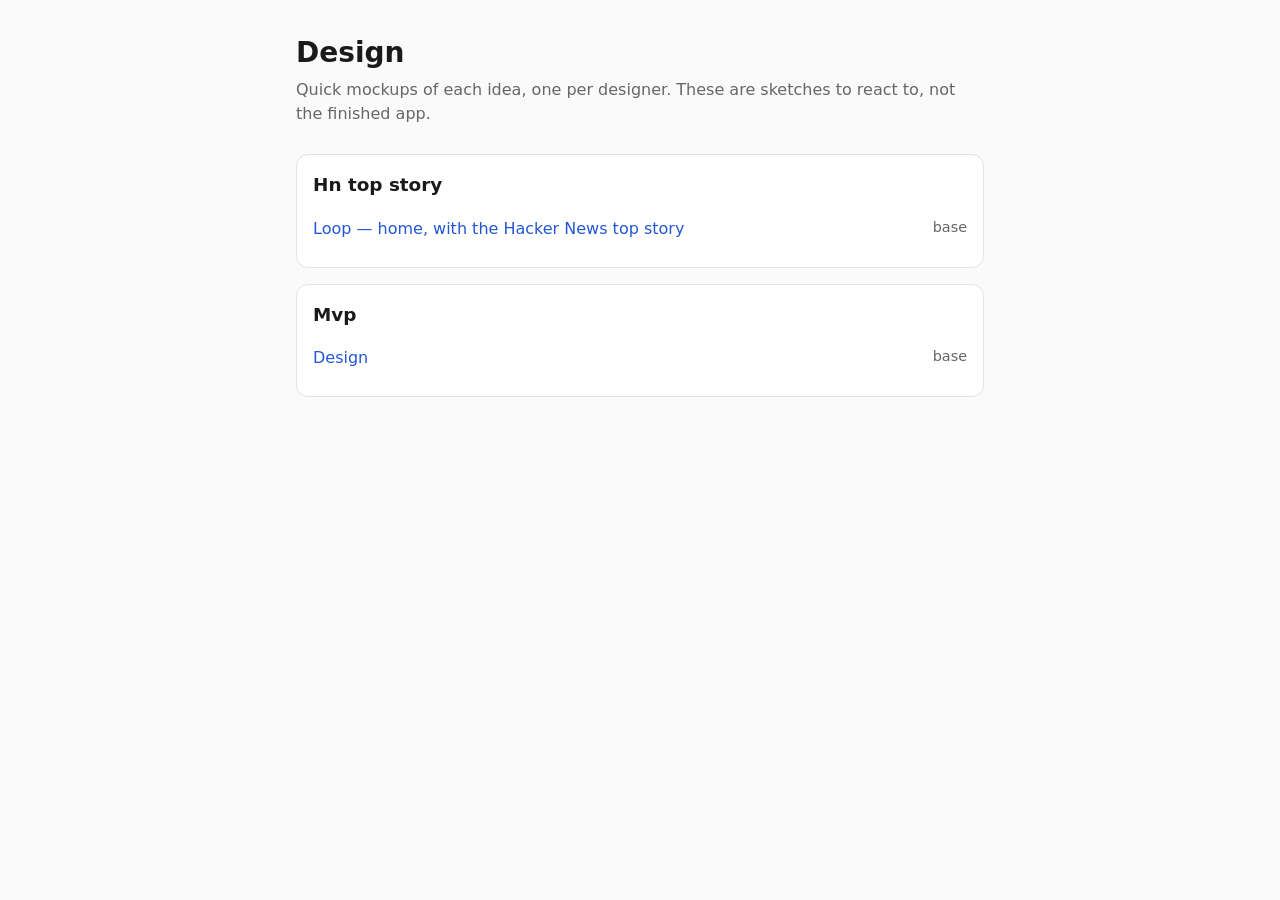
<file: index.html>
<!doctype html>
<html lang="en">
<head>
<meta name="robots" content="noindex, nofollow">
<meta charset="utf-8">
<meta name="viewport" content="width=device-width, initial-scale=1">
<title>Design</title>
<style>
  :root { color-scheme: light dark; --fg: #1a1a1a; --muted: #666; --bg: #fafafa; --card: #fff; --line: #e3e3e3; --accent: #2457d6; }
  @media (prefers-color-scheme: dark) { :root { --fg: #ececec; --muted: #9a9a9a; --bg: #111; --card: #1b1b1b; --line: #2c2c2c; --accent: #7aa2ff; } }
  * { box-sizing: border-box; }
  body { margin: 0; font: 16px/1.5 system-ui, -apple-system, sans-serif; color: var(--fg); background: var(--bg); }
  main { max-width: 720px; margin: 0 auto; padding: 32px 16px 64px; }
  h1 { font-size: 1.75rem; margin: 0 0 4px; }
  .lede { color: var(--muted); margin: 0 0 28px; }
  section { background: var(--card); border: 1px solid var(--line); border-radius: 12px; padding: 16px; margin-bottom: 16px; }
  h2 { font-size: 1.15rem; margin: 0 0 8px; }
  ul { list-style: none; padding: 0; margin: 0; }
  li + li { border-top: 1px solid var(--line); }
  a { display: flex; justify-content: space-between; gap: 12px; padding: 10px 0; color: var(--accent); text-decoration: none; }
  .who { color: var(--muted); font-size: 0.9rem; white-space: nowrap; }
  .empty { color: var(--muted); }
</style>
</head>
<body>
<main>
<h1>Design</h1>
<p class="lede">Quick mockups of each idea, one per designer. These are sketches to react to, not the finished app.</p>
<section>
<h2>Hn top story</h2>
<ul>
<li><a href="ideas/hn_top_story/base/"><span>Loop — home, with the Hacker News top story</span><span class="who">base</span></a></li>
</ul>
</section>
<section>
<h2>Mvp</h2>
<ul>
<li><a href="ideas/mvp/base/"><span>Design</span><span class="who">base</span></a></li>
</ul>
</section>
</main>
</body>
</html>
</file>
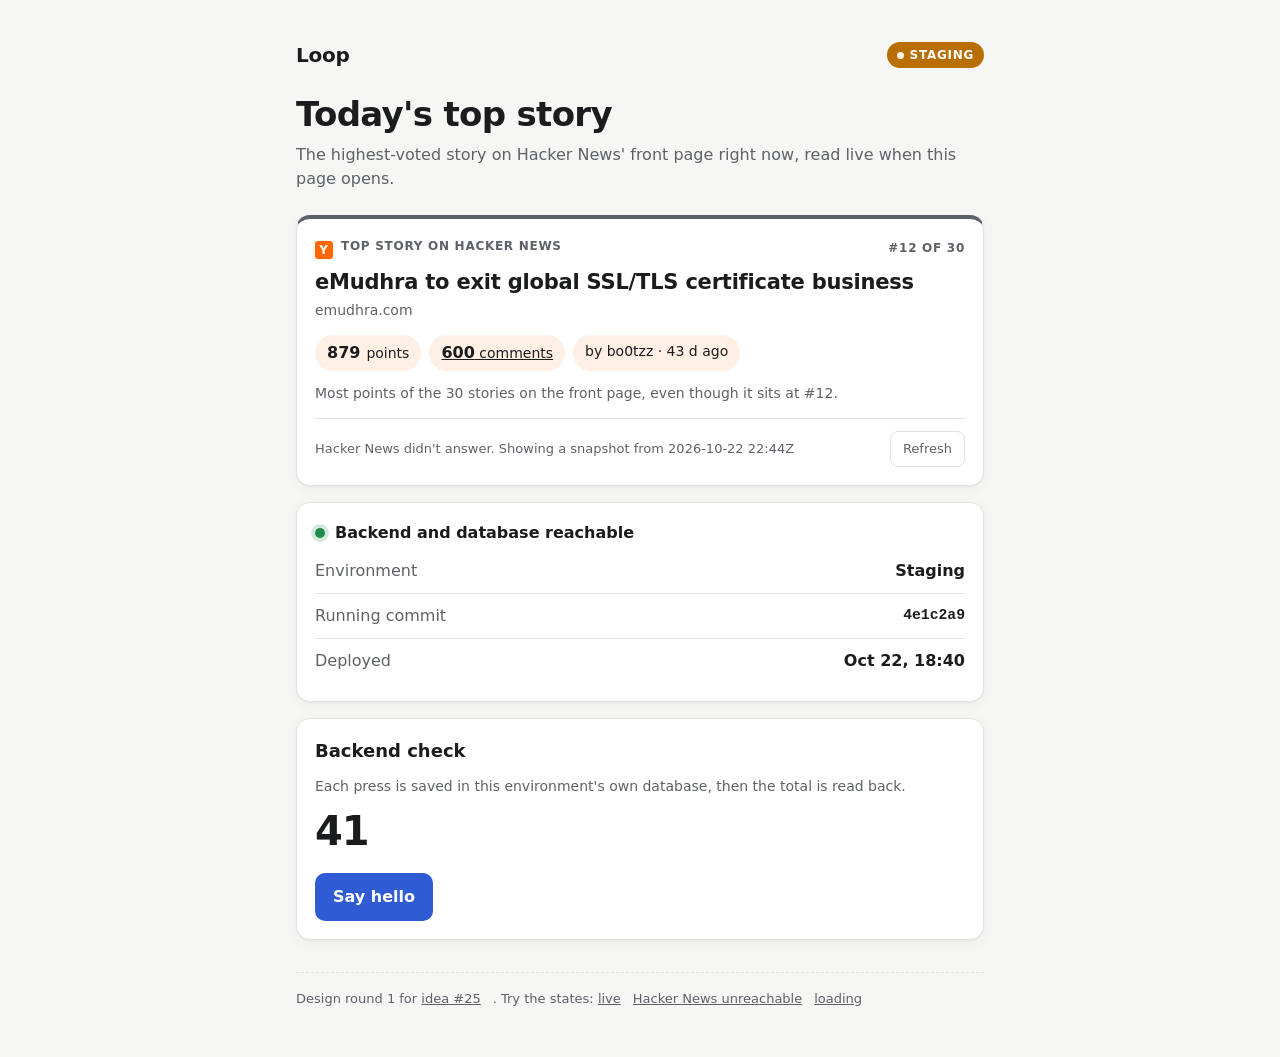
<file: ideas/hn_top_story/base/index.html>
<!doctype html>
<html lang="en">
<head>
<meta charset="utf-8">
<meta name="viewport" content="width=device-width, initial-scale=1">
<meta name="robots" content="noindex, nofollow">
<title>Loop — home, with the Hacker News top story</title>
<link rel="stylesheet" href="style.css">
</head>
<body>
<main class="page">
<header class="top"><span class="brand">Loop</span><span class="badge staging">Staging</span></header>
<h1>Today's top story</h1>
<p class="lede">The highest-voted story on Hacker News' front page right now, read live when this page opens.</p>

<section class="card hn" id="hn" aria-live="polite">
  <div class="eyebrow"><span><span class="y">Y</span>Top story on Hacker News</span><span id="rank"></span></div>
  <div id="story">
    <div class="skeleton" style="width:90%;height:22px;margin-bottom:8px"></div>
    <div class="skeleton" style="width:60%;height:22px;margin-bottom:12px"></div>
    <div class="skeleton" style="width:40%"></div>
  </div>
  <div class="foot"><span id="checked">Checking Hacker News…</span><button class="link" type="button" id="refresh">Refresh</button></div>
</section>

<div class="card">
  <div class="status" style="margin-bottom:14px"><span class="dot"></span>Backend and database reachable</div>
  <dl class="rows">
    <div><dt>Environment</dt><dd>Staging</dd></div>
    <div><dt>Running commit</dt><dd class="mono">4e1c2a9</dd></div>
    <div><dt>Deployed</dt><dd>Oct 22, 18:40</dd></div>
  </dl>
</div>

<div class="card">
  <h2>Backend check</h2>
  <p class="muted small" style="margin:0">Each press is saved in this environment's own database, then the total is read back.</p>
  <div class="count" id="count">41</div>
  <button class="primary" type="button" onclick="var c=document.getElementById('count');c.textContent=Number(c.textContent)+1">Say hello</button>
</div>

<nav class="screens">Design round 1 for <a href="https://github.com/ohvar/loop_app/issues/25">idea #25</a>. Try the states: <a href="index.html">live</a><a href="index.html?state=offline">Hacker News unreachable</a><a href="index.html?state=loading">loading</a></nav>
</main>
<script>
// Mockup shortcut: the browser reads the public Hacker News API directly.
// The real build would do this on the server and cache it.
var API = "https://hacker-news.firebaseio.com/v0/";
// Taken when the mockup was built, shown only if the API can't be reached.
var SNAPSHOT = {"id": 50195110, "title": "eMudhra to exit global SSL/TLS certificate business", "url": "https://emudhra.com/en/press-release/emudhra-to-exit-global-ssl-tls-certificate-business", "score": 879, "by": "bo0tzz", "descendants": 600, "time": 1792676019, "rank": 12, "taken": "2026-10-22T22:44Z"};
var FRONT_PAGE = 30;

function ago(t) {
  var s = Math.max(0, Date.now() / 1000 - t);
  if (s < 3600) return Math.round(s / 60) + " min ago";
  if (s < 86400) return Math.round(s / 3600) + " h ago";
  return Math.round(s / 86400) + " d ago";
}
function esc(x) { return String(x).replace(/[&<>"]/g, function (c) { return {"&":"&amp;","<":"&lt;",">":"&gt;","\"":"&quot;"}[c]; }); }

function render(s, live) {
  var card = document.getElementById("hn");
  card.classList.toggle("stale", !live);
  var link = s.url || ("https://news.ycombinator.com/item?id=" + s.id);
  var domain = s.url ? new URL(s.url).hostname.replace(/^www\./, "") : "news.ycombinator.com";
  var comments = "https://news.ycombinator.com/item?id=" + s.id;
  document.getElementById("rank").textContent = "#" + s.rank + " of " + FRONT_PAGE;
  document.getElementById("story").innerHTML =
    '<a class="title" href="' + esc(link) + '" rel="noopener">' + esc(s.title) + '</a>' +
    '<div class="domain">' + esc(domain) + '</div>' +
    '<div class="stats">' +
      '<span class="stat"><b>' + s.score + '</b> points</span>' +
      '<span class="stat"><a href="' + comments + '" rel="noopener"><b>' + (s.descendants || 0) + '</b> comments</a></span>' +
      '<span class="stat">by ' + esc(s.by) + ' · ' + ago(s.time) + '</span>' +
    '</div>' +
    '<p class="why">Most points of the ' + FRONT_PAGE + ' stories on the front page' + (s.rank > 1 ? ', even though it sits at #' + s.rank + '.' : '.') + '</p>';
  document.getElementById("checked").textContent = live
    ? "Checked " + new Date().toLocaleTimeString([], {hour: "2-digit", minute: "2-digit"})
    : "Hacker News didn't answer. Showing a snapshot from " + SNAPSHOT.taken.replace("T", " ");
}

function loading() {
  document.getElementById("rank").textContent = "";
  document.getElementById("checked").textContent = "Checking Hacker News…";
  document.getElementById("story").innerHTML =
    '<div class="skeleton" style="width:90%;height:22px;margin-bottom:8px"></div>' +
    '<div class="skeleton" style="width:60%;height:22px;margin-bottom:12px"></div>' +
    '<div class="skeleton" style="width:40%"></div>';
}

function getJSON(u) {
  var c = new AbortController();
  var t = setTimeout(function () { c.abort(); }, 6000);
  return fetch(u, {signal: c.signal}).then(function (r) { clearTimeout(t); if (!r.ok) throw new Error(r.status); return r.json(); });
}

function load() {
  var state = new URLSearchParams(location.search).get("state");
  loading();
  if (state === "loading") return;
  if (state === "offline") { render(SNAPSHOT, false); return; }
  getJSON(API + "topstories.json")
    .then(function (ids) {
      ids = ids.slice(0, FRONT_PAGE);
      return Promise.all(ids.map(function (id) { return getJSON(API + "item/" + id + ".json").catch(function () { return null; }); }))
        .then(function (items) {
          var best = null;
          items.forEach(function (it, i) {
            if (it && it.type === "story" && (!best || it.score > best.score)) { best = it; best.rank = i + 1; }
          });
          if (!best) throw new Error("no stories");
          render(best, true);
        });
    })
    .catch(function () { render(SNAPSHOT, false); });
}
document.getElementById("refresh").addEventListener("click", load);
load();
</script>
</body>
</html>
</file>
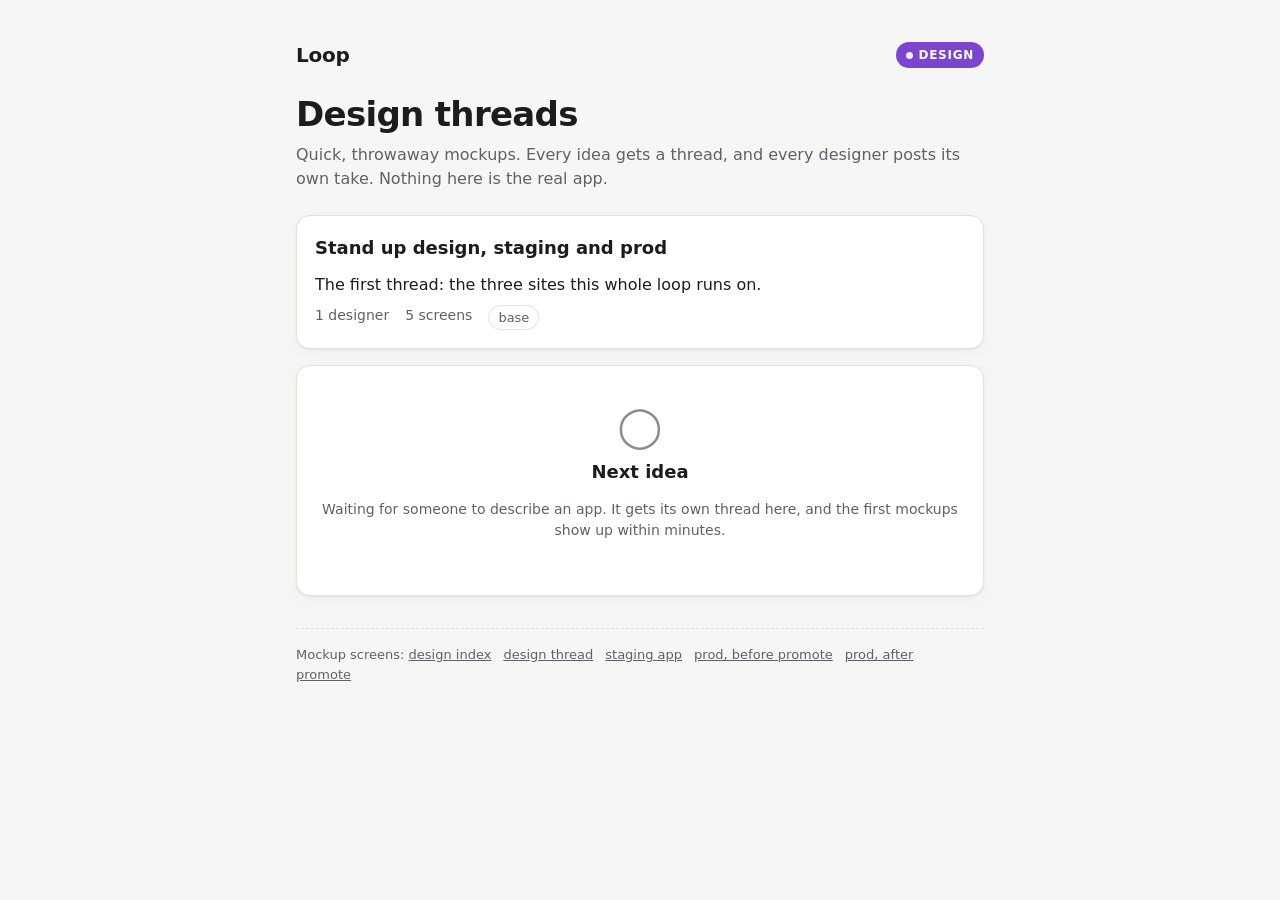
<file: ideas/mvp/base/index.html>
<!doctype html>
<html lang="en">
<head>
<meta charset="utf-8">
<meta name="viewport" content="width=device-width, initial-scale=1">
<meta name="robots" content="noindex, nofollow">
<title>Design</title>
<link rel="stylesheet" href="style.css">
</head>
<body>
<main class="page">
<header class="top"><span class="brand">Loop</span><span class="badge design">Design</span></header>
<h1>Design threads</h1>
<p class="lede">Quick, throwaway mockups. Every idea gets a thread, and every designer posts its own take. Nothing here is the real app.</p>

<a class="card idea" href="thread.html">
  <h2>Stand up design, staging and prod</h2>
  <div>The first thread: the three sites this whole loop runs on.</div>
  <div class="meta"><span>1 designer</span><span>5 screens</span><span class="pill">base</span></div>
</a>

<div class="card empty">
  <div class="glyph">&#9711;</div>
  <h2>Next idea</h2>
  <p class="muted small">Waiting for someone to describe an app. It gets its own thread here, and the first mockups show up within minutes.</p>
</div>
<nav class="screens">Mockup screens: <a href="index.html">design index</a><a href="thread.html">design thread</a><a href="staging.html">staging app</a><a href="prod-empty.html">prod, before promote</a><a href="prod.html">prod, after promote</a></nav>
</main>
</body>
</html>
</file>
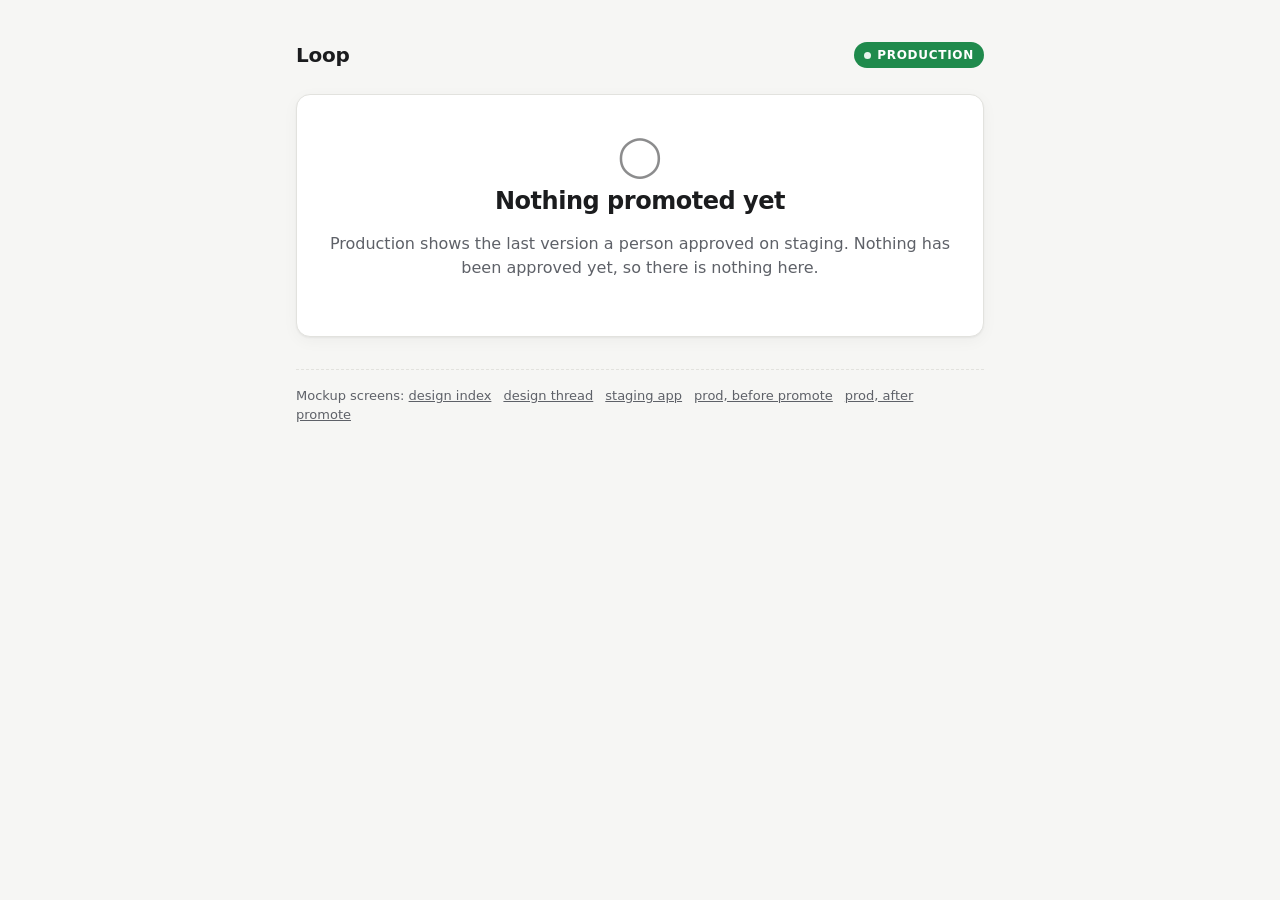
<file: ideas/mvp/base/prod-empty.html>
<!doctype html>
<html lang="en">
<head>
<meta charset="utf-8">
<meta name="viewport" content="width=device-width, initial-scale=1">
<meta name="robots" content="noindex, nofollow">
<title>Loop — production</title>
<link rel="stylesheet" href="style.css">
</head>
<body>
<main class="page">
<header class="top"><span class="brand">Loop</span><span class="badge prod">Production</span></header>
<div class="card empty">
  <div class="glyph">&#9711;</div>
  <h1 style="font-size:24px">Nothing promoted yet</h1>
  <p class="muted">Production shows the last version a person approved on staging. Nothing has been approved yet, so there is nothing here.</p>
</div>
<nav class="screens">Mockup screens: <a href="index.html">design index</a><a href="thread.html">design thread</a><a href="staging.html">staging app</a><a href="prod-empty.html">prod, before promote</a><a href="prod.html">prod, after promote</a></nav>
</main>
</body>
</html>
</file>
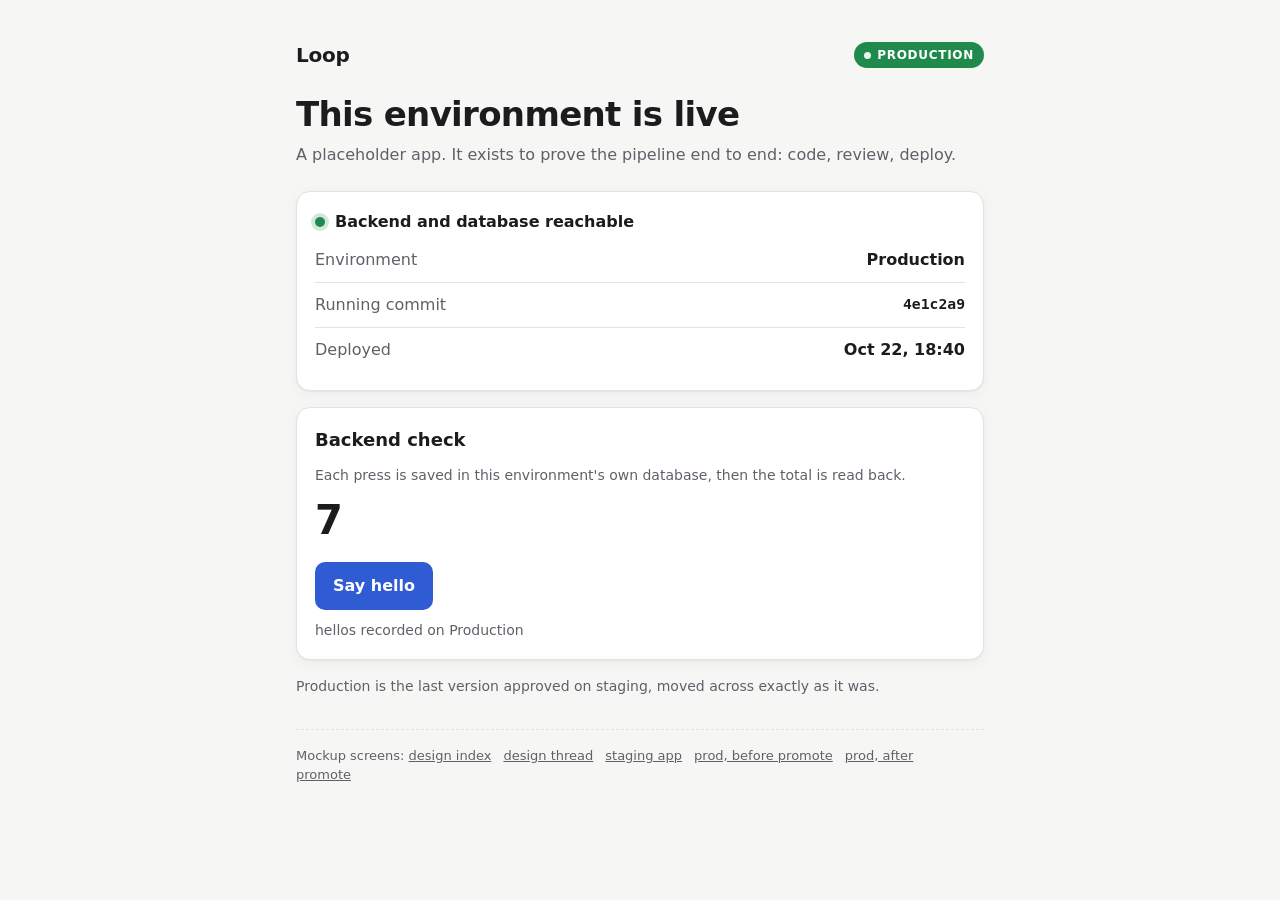
<file: ideas/mvp/base/prod.html>
<!doctype html>
<html lang="en">
<head>
<meta charset="utf-8">
<meta name="viewport" content="width=device-width, initial-scale=1">
<meta name="robots" content="noindex, nofollow">
<title>Loop — production</title>
<link rel="stylesheet" href="style.css">
</head>
<body>
<main class="page">
<header class="top"><span class="brand">Loop</span><span class="badge prod">Production</span></header>
<h1>This environment is live</h1>
<p class="lede">A placeholder app. It exists to prove the pipeline end to end: code, review, deploy.</p>

<div class="card">
  <div class="status" style="margin-bottom:14px"><span class="dot"></span>Backend and database reachable</div>
  <dl class="rows">
    <div><dt>Environment</dt><dd>Production</dd></div>
    <div><dt>Running commit</dt><dd class="mono">4e1c2a9</dd></div>
    <div><dt>Deployed</dt><dd>Oct 22, 18:40</dd></div>
  </dl>
</div>

<div class="card">
  <h2>Backend check</h2>
  <p class="muted small" style="margin:0">Each press is saved in this environment's own database, then the total is read back.</p>
  <div class="count" id="count">7</div>
  <button class="primary" type="button" onclick="var c=document.getElementById('count');c.textContent=Number(c.textContent)+1">Say hello</button>
  <p class="muted small" id="note" style="margin:10px 0 0">hellos recorded on Production</p>
</div>
<p class="muted small">Production is the last version approved on staging, moved across exactly as it was.</p>
<nav class="screens">Mockup screens: <a href="index.html">design index</a><a href="thread.html">design thread</a><a href="staging.html">staging app</a><a href="prod-empty.html">prod, before promote</a><a href="prod.html">prod, after promote</a></nav>
</main>
</body>
</html>
</file>
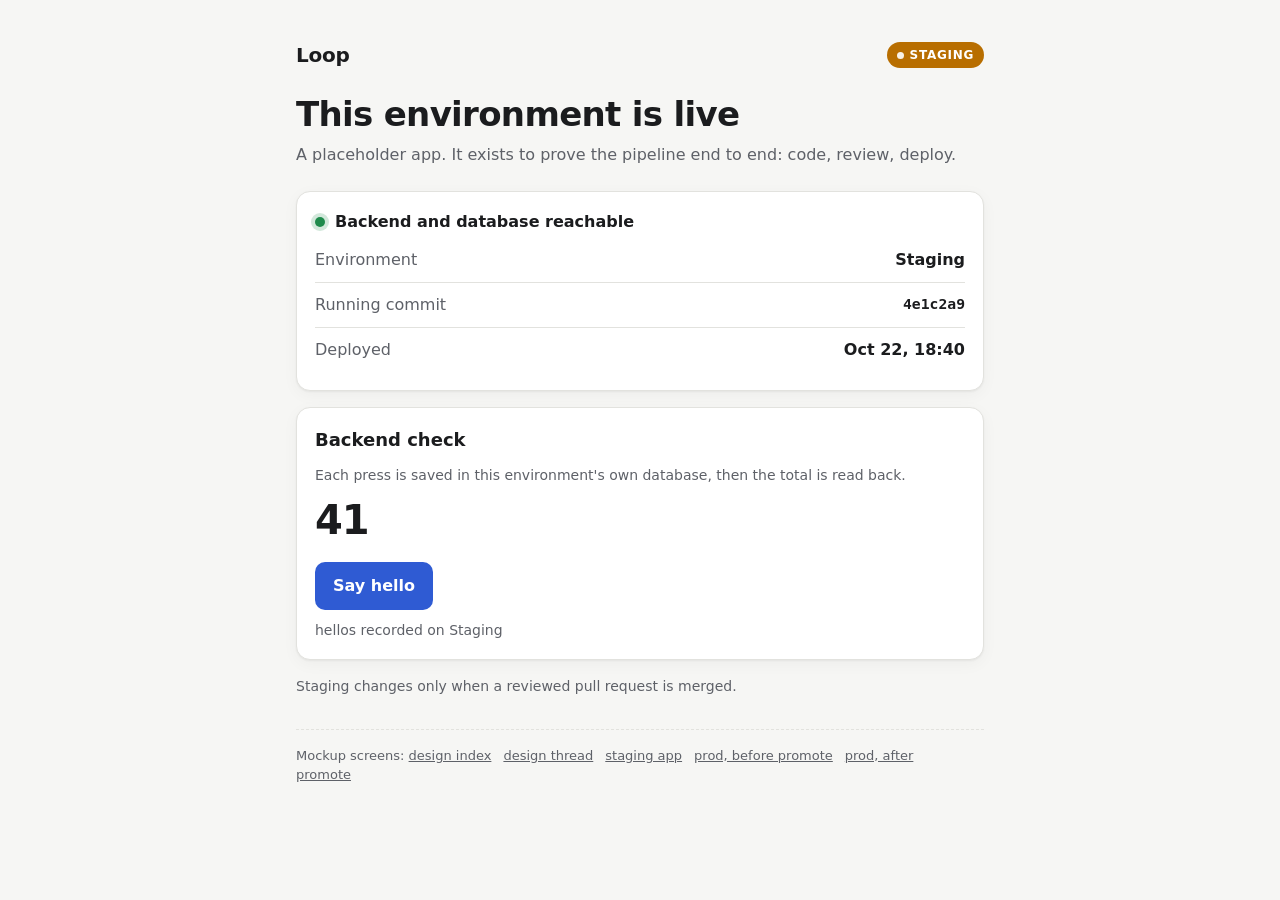
<file: ideas/mvp/base/staging.html>
<!doctype html>
<html lang="en">
<head>
<meta charset="utf-8">
<meta name="viewport" content="width=device-width, initial-scale=1">
<meta name="robots" content="noindex, nofollow">
<title>Loop — staging</title>
<link rel="stylesheet" href="style.css">
</head>
<body>
<main class="page">
<header class="top"><span class="brand">Loop</span><span class="badge staging">Staging</span></header>
<h1>This environment is live</h1>
<p class="lede">A placeholder app. It exists to prove the pipeline end to end: code, review, deploy.</p>

<div class="card">
  <div class="status" style="margin-bottom:14px"><span class="dot"></span>Backend and database reachable</div>
  <dl class="rows">
    <div><dt>Environment</dt><dd>Staging</dd></div>
    <div><dt>Running commit</dt><dd class="mono">4e1c2a9</dd></div>
    <div><dt>Deployed</dt><dd>Oct 22, 18:40</dd></div>
  </dl>
</div>

<div class="card">
  <h2>Backend check</h2>
  <p class="muted small" style="margin:0">Each press is saved in this environment's own database, then the total is read back.</p>
  <div class="count" id="count">41</div>
  <button class="primary" type="button" onclick="var c=document.getElementById('count');c.textContent=Number(c.textContent)+1">Say hello</button>
  <p class="muted small" id="note" style="margin:10px 0 0">hellos recorded on Staging</p>
</div>
<p class="muted small">Staging changes only when a reviewed pull request is merged.</p>
<nav class="screens">Mockup screens: <a href="index.html">design index</a><a href="thread.html">design thread</a><a href="staging.html">staging app</a><a href="prod-empty.html">prod, before promote</a><a href="prod.html">prod, after promote</a></nav>
</main>
</body>
</html>
</file>
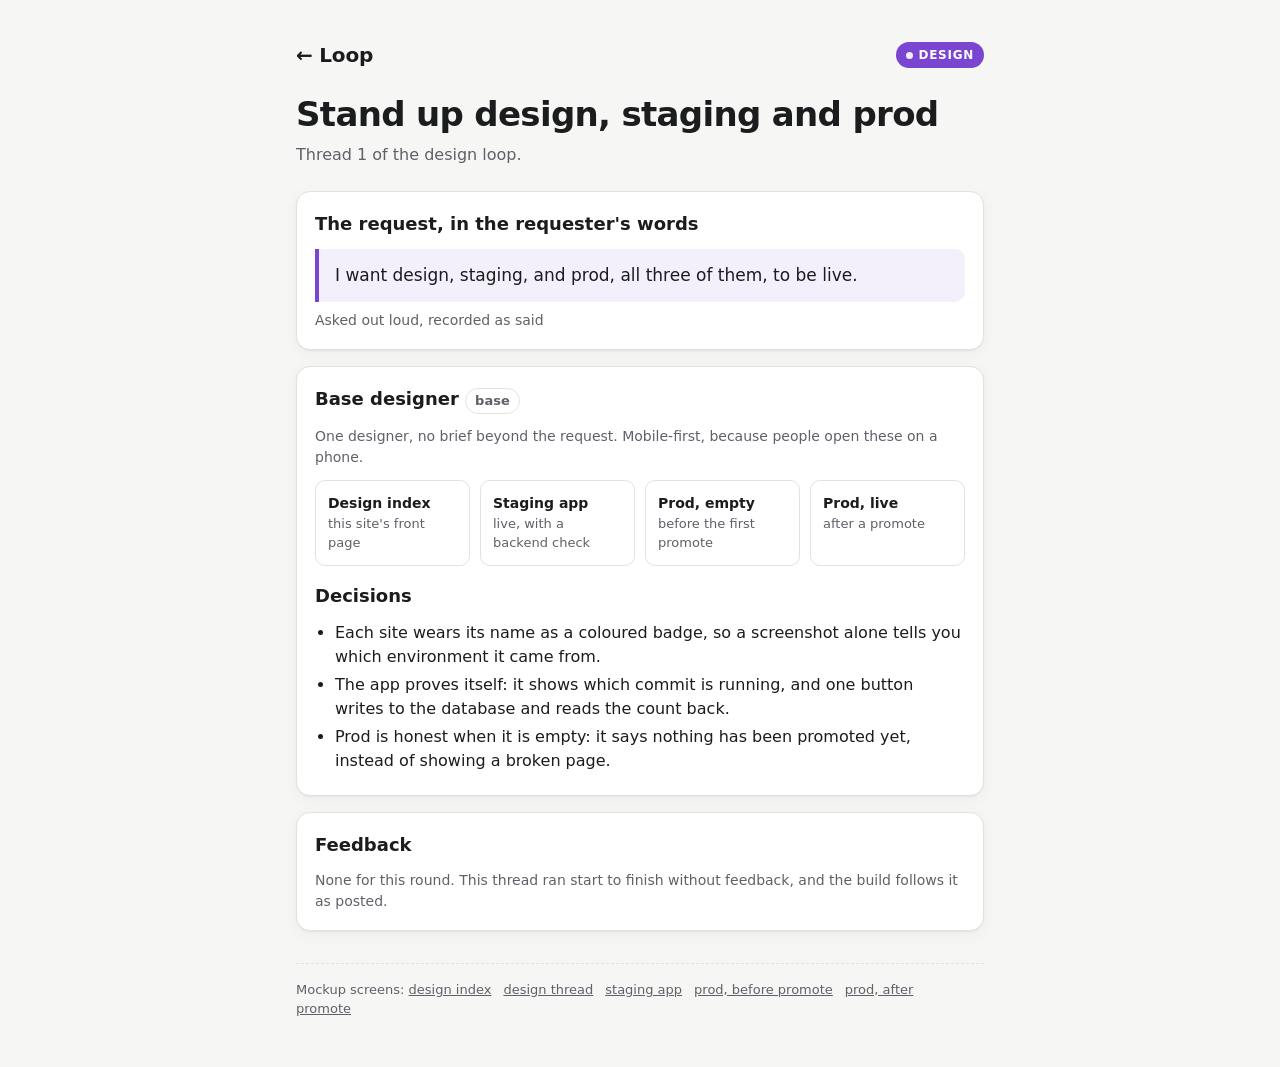
<file: ideas/mvp/base/thread.html>
<!doctype html>
<html lang="en">
<head>
<meta charset="utf-8">
<meta name="viewport" content="width=device-width, initial-scale=1">
<meta name="robots" content="noindex, nofollow">
<title>Thread: stand up design, staging and prod</title>
<link rel="stylesheet" href="style.css">
</head>
<body>
<main class="page">
<header class="top"><a class="brand" href="index.html" style="color:inherit;text-decoration:none">&larr; Loop</a><span class="badge design">Design</span></header>
<h1>Stand up design, staging and prod</h1>
<p class="lede">Thread 1 of the design loop.</p>

<div class="card">
  <h2>The request, in the requester's words</h2>
  <blockquote>I want design, staging, and prod, all three of them, to be live.</blockquote>
  <div class="who">Asked out loud, recorded as said</div>
</div>

<div class="card">
  <h2>Base designer <span class="pill">base</span></h2>
  <p class="muted small" style="margin:0">One designer, no brief beyond the request. Mobile-first, because people open these on a phone.</p>
  <div class="thumbs">
    <a href="index.html">Design index<span>this site's front page</span></a>
    <a href="staging.html">Staging app<span>live, with a backend check</span></a>
    <a href="prod-empty.html">Prod, empty<span>before the first promote</span></a>
    <a href="prod.html">Prod, live<span>after a promote</span></a>
  </div>
  <h2 style="margin-top:16px">Decisions</h2>
  <ul class="decisions">
    <li>Each site wears its name as a coloured badge, so a screenshot alone tells you which environment it came from.</li>
    <li>The app proves itself: it shows which commit is running, and one button writes to the database and reads the count back.</li>
    <li>Prod is honest when it is empty: it says nothing has been promoted yet, instead of showing a broken page.</li>
  </ul>
</div>

<div class="card">
  <h2>Feedback</h2>
  <p class="muted small" style="margin:0">None for this round. This thread ran start to finish without feedback, and the build follows it as posted.</p>
</div>
<nav class="screens">Mockup screens: <a href="index.html">design index</a><a href="thread.html">design thread</a><a href="staging.html">staging app</a><a href="prod-empty.html">prod, before promote</a><a href="prod.html">prod, after promote</a></nav>
</main>
</body>
</html>
</file>
<file: ideas/hn_top_story/base/style.css>
/* Mockup styles for the Hacker News idea (#25), based on the MVP design (#2). Static; the top story is read live from the public Hacker News API. */

:root {
  --bg: #f6f6f4;
  --surface: #ffffff;
  --text: #1b1c1e;
  --muted: #5e6168;
  --line: #e2e2de;
  --accent: #2f5bd3;
  --design: #7a45d1;
  --staging: #b86e00;
  --prod: #1f8a4c;
  --radius: 14px;
  --shadow: 0 1px 2px rgb(0 0 0 / 0.05), 0 4px 16px rgb(0 0 0 / 0.04);
  color-scheme: light;
}

@media (prefers-color-scheme: dark) {
  :root {
    --bg: #121315;
    --surface: #1b1d20;
    --text: #ececea;
    --muted: #a0a3a9;
    --line: #2c2f33;
    --accent: #7c9cff;
    --design: #b48cff;
    --staging: #f0a43a;
    --prod: #4cc983;
    --shadow: none;
    color-scheme: dark;
  }
}

* { box-sizing: border-box; }

body {
  margin: 0;
  background: var(--bg);
  color: var(--text);
  font: 16px/1.5 system-ui, -apple-system, "Segoe UI", Roboto, sans-serif;
}

.page { max-width: 720px; margin: 0 auto; padding: 20px 16px 48px; }

header.top {
  display: flex; align-items: center; justify-content: space-between;
  gap: 12px; margin-bottom: 24px;
}
.brand { font-weight: 700; font-size: 20px; letter-spacing: -0.01em; }

.badge {
  display: inline-flex; align-items: center; gap: 6px;
  padding: 4px 10px; border-radius: 999px;
  font-size: 12px; font-weight: 700; letter-spacing: 0.06em; text-transform: uppercase;
  color: #fff;
}
.badge::before { content: ""; width: 7px; height: 7px; border-radius: 50%; background: currentColor; opacity: 0.9; }
.badge.design { background: var(--design); }
.badge.staging { background: var(--staging); }
.badge.prod { background: var(--prod); }
@media (prefers-color-scheme: dark) { .badge { color: #111; } }

h1 { font-size: 28px; line-height: 1.2; margin: 0 0 8px; letter-spacing: -0.02em; }
h2 { font-size: 18px; margin: 0 0 12px; }
p.lede { color: var(--muted); margin: 0 0 24px; }

.card {
  background: var(--surface); border: 1px solid var(--line);
  border-radius: var(--radius); box-shadow: var(--shadow);
  padding: 18px; margin-bottom: 16px;
}

.rows { display: grid; gap: 0; margin: 0; }
.rows div { display: flex; justify-content: space-between; gap: 16px; padding: 10px 0; border-top: 1px solid var(--line); }
.rows div:first-child { border-top: 0; padding-top: 0; }
.rows dt { color: var(--muted); }
.rows dd { margin: 0; font-weight: 600; text-align: right; }
code, .mono { font-family: ui-monospace, "SF Mono", Menlo, Consolas, monospace; font-size: 0.92em; }

.status { display: flex; align-items: center; gap: 10px; font-weight: 600; }
.dot { width: 10px; height: 10px; border-radius: 50%; background: var(--prod); box-shadow: 0 0 0 4px color-mix(in srgb, var(--prod) 20%, transparent); }

button.primary {
  appearance: none; border: 0; border-radius: 10px;
  background: var(--accent); color: #fff;
  font: inherit; font-weight: 600; padding: 12px 18px; min-height: 44px;
  cursor: pointer; width: 100%;
}
@media (prefers-color-scheme: dark) { button.primary { color: #0b0d12; } }
button.primary:active { transform: translateY(1px); }

.count { font-size: 40px; font-weight: 800; letter-spacing: -0.03em; margin: 4px 0 12px; }
.muted { color: var(--muted); }
.small { font-size: 14px; }

.empty { text-align: center; padding: 40px 18px; }
.empty .glyph { font-size: 40px; line-height: 1; margin-bottom: 12px; opacity: 0.5; }

.idea { display: block; color: inherit; text-decoration: none; }
.idea:hover { border-color: var(--accent); }
.idea .meta { display: flex; flex-wrap: wrap; gap: 8px 16px; color: var(--muted); font-size: 14px; margin-top: 8px; }
.pill { display: inline-block; padding: 2px 9px; border: 1px solid var(--line); border-radius: 999px; font-size: 13px; color: var(--muted); }

blockquote {
  margin: 0; padding: 14px 16px; border-left: 4px solid var(--design);
  background: color-mix(in srgb, var(--design) 8%, var(--surface)); border-radius: 0 10px 10px 0;
  font-size: 17px;
}
.who { color: var(--muted); font-size: 14px; margin-top: 8px; }

.thumbs { display: grid; grid-template-columns: repeat(2, 1fr); gap: 10px; margin: 12px 0; }
.thumbs a {
  display: block; padding: 12px; border: 1px solid var(--line); border-radius: 10px;
  color: inherit; text-decoration: none; font-weight: 600; font-size: 14px;
}
.thumbs a span { display: block; color: var(--muted); font-weight: 400; font-size: 13px; }
.thumbs a:hover { border-color: var(--accent); }

ul.decisions { margin: 8px 0 0; padding-left: 20px; }
ul.decisions li { margin: 4px 0; }

.screens { margin-top: 32px; padding-top: 16px; border-top: 1px dashed var(--line); font-size: 13px; color: var(--muted); }
.screens a { color: var(--muted); margin-right: 12px; }

@media (min-width: 720px) {
  .page { padding-top: 40px; }
  h1 { font-size: 34px; }
  .thumbs { grid-template-columns: repeat(4, 1fr); }
  button.primary { width: auto; }
}

/* Hacker News top-story card (#25) */
:root { --hn: #ff6600; }
.card.hn { border-top: 4px solid var(--hn); }
.hn .eyebrow {
  display: flex; align-items: center; justify-content: space-between; gap: 12px;
  font-size: 12px; font-weight: 700; letter-spacing: 0.06em; text-transform: uppercase;
  color: var(--muted); margin-bottom: 10px;
}
.hn .eyebrow > span:last-child { white-space: nowrap; }
.hn .eyebrow .y {
  display: inline-grid; place-items: center; width: 18px; height: 18px; margin-right: 8px;
  background: var(--hn); color: #fff; font-size: 12px; border-radius: 3px; vertical-align: -4px;
}
.hn .title { display: block; font-size: 21px; line-height: 1.3; font-weight: 700; color: inherit; text-decoration: none; letter-spacing: -0.01em; }
.hn .title:hover { text-decoration: underline; }
.hn .domain { color: var(--muted); font-size: 14px; margin-top: 4px; word-break: break-all; }
.hn .stats { display: flex; flex-wrap: wrap; gap: 8px; margin: 14px 0 12px; }
.hn .stat { display: inline-flex; align-items: baseline; gap: 6px; padding: 6px 12px; border-radius: 999px; background: color-mix(in srgb, var(--hn) 10%, var(--surface)); font-size: 14px; }
.hn .stat b { font-size: 16px; }
.hn .stat a { color: inherit; }
.hn .why { font-size: 14px; color: var(--muted); margin: 0; }
.hn .foot { display: flex; align-items: center; justify-content: space-between; gap: 12px; margin-top: 14px; padding-top: 12px; border-top: 1px solid var(--line); font-size: 13px; color: var(--muted); }
.hn button.link { appearance: none; border: 1px solid var(--line); background: transparent; color: inherit; font: inherit; padding: 6px 12px; border-radius: 8px; cursor: pointer; min-height: 36px; }
.hn .skeleton { height: 1em; border-radius: 6px; background: var(--line); animation: pulse 1.2s ease-in-out infinite; }
@keyframes pulse { 50% { opacity: 0.45; } }
.hn.stale { border-top-color: var(--muted); }
</file>
<file: ideas/mvp/base/style.css>
/* Mockup styles for the MVP design thread (#2). Static, mock data only. */

:root {
  --bg: #f6f6f4;
  --surface: #ffffff;
  --text: #1b1c1e;
  --muted: #5e6168;
  --line: #e2e2de;
  --accent: #2f5bd3;
  --design: #7a45d1;
  --staging: #b86e00;
  --prod: #1f8a4c;
  --radius: 14px;
  --shadow: 0 1px 2px rgb(0 0 0 / 0.05), 0 4px 16px rgb(0 0 0 / 0.04);
  color-scheme: light;
}

@media (prefers-color-scheme: dark) {
  :root {
    --bg: #121315;
    --surface: #1b1d20;
    --text: #ececea;
    --muted: #a0a3a9;
    --line: #2c2f33;
    --accent: #7c9cff;
    --design: #b48cff;
    --staging: #f0a43a;
    --prod: #4cc983;
    --shadow: none;
    color-scheme: dark;
  }
}

* { box-sizing: border-box; }

body {
  margin: 0;
  background: var(--bg);
  color: var(--text);
  font: 16px/1.5 system-ui, -apple-system, "Segoe UI", Roboto, sans-serif;
}

.page { max-width: 720px; margin: 0 auto; padding: 20px 16px 48px; }

header.top {
  display: flex; align-items: center; justify-content: space-between;
  gap: 12px; margin-bottom: 24px;
}
.brand { font-weight: 700; font-size: 20px; letter-spacing: -0.01em; }

.badge {
  display: inline-flex; align-items: center; gap: 6px;
  padding: 4px 10px; border-radius: 999px;
  font-size: 12px; font-weight: 700; letter-spacing: 0.06em; text-transform: uppercase;
  color: #fff;
}
.badge::before { content: ""; width: 7px; height: 7px; border-radius: 50%; background: currentColor; opacity: 0.9; }
.badge.design { background: var(--design); }
.badge.staging { background: var(--staging); }
.badge.prod { background: var(--prod); }
@media (prefers-color-scheme: dark) { .badge { color: #111; } }

h1 { font-size: 28px; line-height: 1.2; margin: 0 0 8px; letter-spacing: -0.02em; }
h2 { font-size: 18px; margin: 0 0 12px; }
p.lede { color: var(--muted); margin: 0 0 24px; }

.card {
  background: var(--surface); border: 1px solid var(--line);
  border-radius: var(--radius); box-shadow: var(--shadow);
  padding: 18px; margin-bottom: 16px;
}

.rows { display: grid; gap: 0; margin: 0; }
.rows div { display: flex; justify-content: space-between; gap: 16px; padding: 10px 0; border-top: 1px solid var(--line); }
.rows div:first-child { border-top: 0; padding-top: 0; }
.rows dt { color: var(--muted); }
.rows dd { margin: 0; font-weight: 600; text-align: right; }
code, .mono { font-family: ui-monospace, "SF Mono", Menlo, Consolas, monospace; font-size: 0.92em; }

.status { display: flex; align-items: center; gap: 10px; font-weight: 600; }
.dot { width: 10px; height: 10px; border-radius: 50%; background: var(--prod); box-shadow: 0 0 0 4px color-mix(in srgb, var(--prod) 20%, transparent); }

button.primary {
  appearance: none; border: 0; border-radius: 10px;
  background: var(--accent); color: #fff;
  font: inherit; font-weight: 600; padding: 12px 18px; min-height: 44px;
  cursor: pointer; width: 100%;
}
@media (prefers-color-scheme: dark) { button.primary { color: #0b0d12; } }
button.primary:active { transform: translateY(1px); }

.count { font-size: 40px; font-weight: 800; letter-spacing: -0.03em; margin: 4px 0 12px; }
.muted { color: var(--muted); }
.small { font-size: 14px; }

.empty { text-align: center; padding: 40px 18px; }
.empty .glyph { font-size: 40px; line-height: 1; margin-bottom: 12px; opacity: 0.5; }

.idea { display: block; color: inherit; text-decoration: none; }
.idea:hover { border-color: var(--accent); }
.idea .meta { display: flex; flex-wrap: wrap; gap: 8px 16px; color: var(--muted); font-size: 14px; margin-top: 8px; }
.pill { display: inline-block; padding: 2px 9px; border: 1px solid var(--line); border-radius: 999px; font-size: 13px; color: var(--muted); }

blockquote {
  margin: 0; padding: 14px 16px; border-left: 4px solid var(--design);
  background: color-mix(in srgb, var(--design) 8%, var(--surface)); border-radius: 0 10px 10px 0;
  font-size: 17px;
}
.who { color: var(--muted); font-size: 14px; margin-top: 8px; }

.thumbs { display: grid; grid-template-columns: repeat(2, 1fr); gap: 10px; margin: 12px 0; }
.thumbs a {
  display: block; padding: 12px; border: 1px solid var(--line); border-radius: 10px;
  color: inherit; text-decoration: none; font-weight: 600; font-size: 14px;
}
.thumbs a span { display: block; color: var(--muted); font-weight: 400; font-size: 13px; }
.thumbs a:hover { border-color: var(--accent); }

ul.decisions { margin: 8px 0 0; padding-left: 20px; }
ul.decisions li { margin: 4px 0; }

.screens { margin-top: 32px; padding-top: 16px; border-top: 1px dashed var(--line); font-size: 13px; color: var(--muted); }
.screens a { color: var(--muted); margin-right: 12px; }

@media (min-width: 720px) {
  .page { padding-top: 40px; }
  h1 { font-size: 34px; }
  .thumbs { grid-template-columns: repeat(4, 1fr); }
  button.primary { width: auto; }
}
</file>
